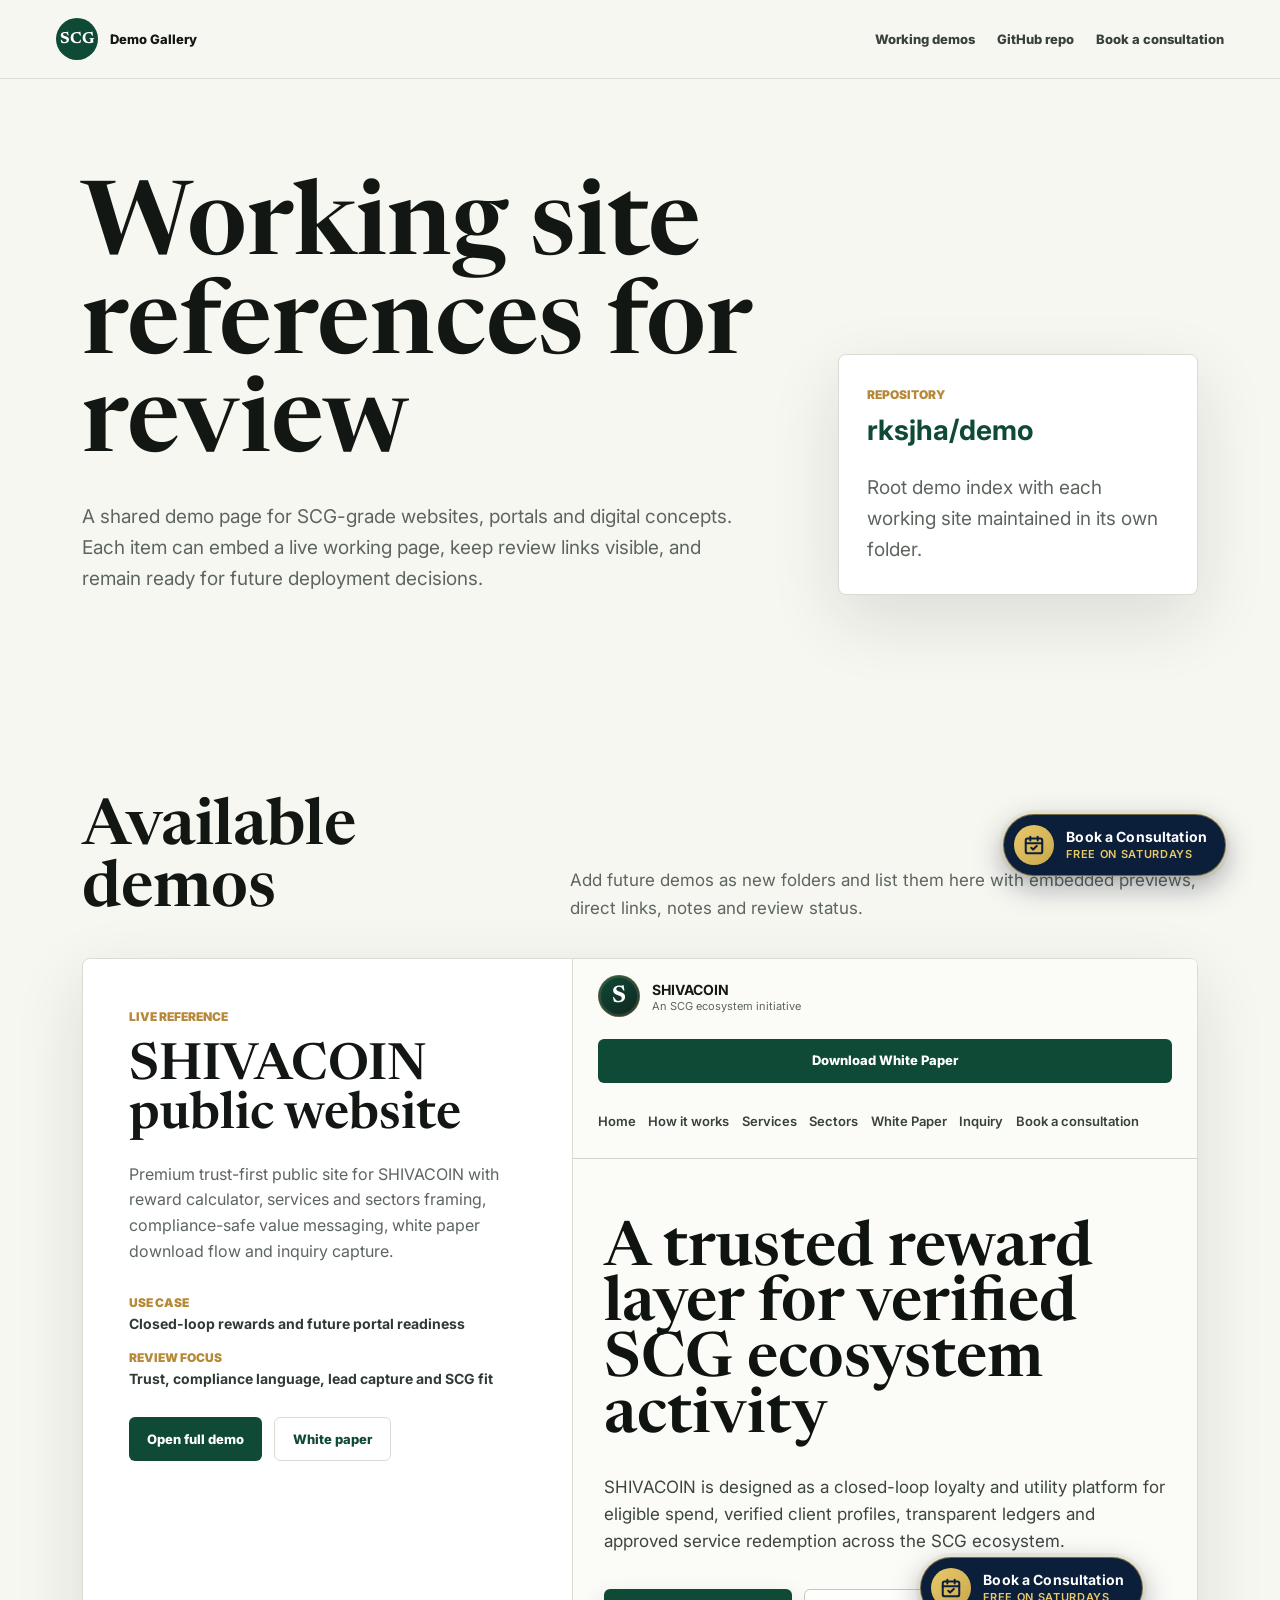
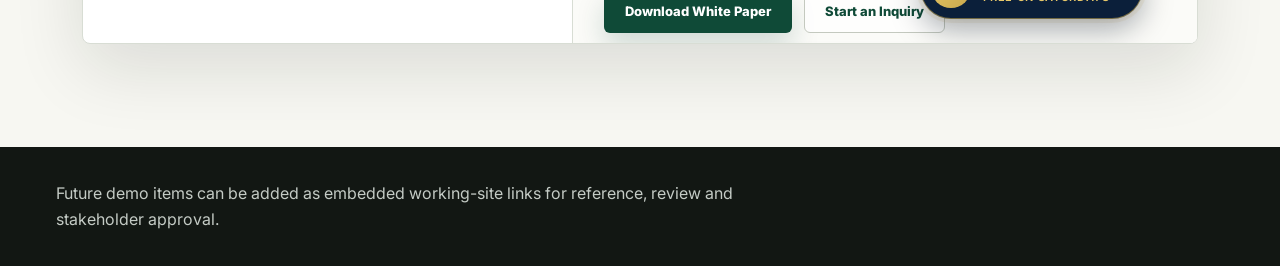
<file: index.html>
<!doctype html>
<html lang="en">
  <head>
    <meta charset="utf-8" />
    <meta name="viewport" content="width=device-width, initial-scale=1" />
    <meta
      name="description"
      content="SCG demo gallery for reviewing working website references and future digital portal concepts."
    />
    <title>SCG Demo Gallery</title>
    <link rel="preconnect" href="https://fonts.googleapis.com" />
    <link rel="preconnect" href="https://fonts.gstatic.com" crossorigin />
    <link
      href="https://fonts.googleapis.com/css2?family=Inter:wght@400;500;600;700;800&family=Newsreader:opsz,wght@6..72,500;6..72,600;6..72,700&display=swap"
      rel="stylesheet"
    />
    <link rel="stylesheet" href="./styles.css" />
  </head>
  <body>
    <header class="demo-header">
      <a class="demo-brand" href="./" aria-label="SCG demo gallery home">
        <span>SCG</span>
        <strong>Demo Gallery</strong>
      </a>
      <nav aria-label="Demo gallery navigation">
        <a href="#demos">Working demos</a>
        <a href="https://github.com/rksjha/demo">GitHub repo</a>
        <a href="https://shivacsg.com/book?utm_source=demo-gallery&utm_medium=nav&utm_campaign=book-consultation">Book a consultation</a>
      </nav>
    </header>

    <main>
      <section class="hero">
        <div>
          <h1>Working site references for review</h1>
          <p>
            A shared demo page for SCG-grade websites, portals and digital
            concepts. Each item can embed a live working page, keep review links
            visible, and remain ready for future deployment decisions.
          </p>
        </div>
        <aside class="summary-panel">
          <span>Repository</span>
          <strong>rksjha/demo</strong>
          <p>Root demo index with each working site maintained in its own folder.</p>
        </aside>
      </section>

      <section class="demo-section" id="demos">
        <div class="section-heading">
          <h2>Available demos</h2>
          <p>
            Add future demos as new folders and list them here with embedded
            previews, direct links, notes and review status.
          </p>
        </div>

        <article class="demo-card">
          <div class="demo-copy">
            <span class="status">Live reference</span>
            <h3>SHIVACOIN public website</h3>
            <p>
              Premium trust-first public site for SHIVACOIN with reward
              calculator, services and sectors framing, compliance-safe value
              messaging, white paper download flow and inquiry capture.
            </p>
            <dl>
              <div>
                <dt>Use case</dt>
                <dd>Closed-loop rewards and future portal readiness</dd>
              </div>
              <div>
                <dt>Review focus</dt>
                <dd>Trust, compliance language, lead capture and SCG fit</dd>
              </div>
            </dl>
            <div class="actions">
              <a class="button primary" href="./shivacoin/index.html">Open full demo</a>
              <a class="button secondary" href="./shivacoin/docs/SHIVACOIN_White_Paper.md">
                White paper
              </a>
            </div>
          </div>
          <div class="demo-frame-wrap">
            <iframe
              title="Embedded SHIVACOIN public website demo"
              src="./shivacoin/index.html"
              loading="lazy"
            ></iframe>
          </div>
        </article>
      </section>
    </main>

    <footer class="demo-footer">
      <p>
        Future demo items can be added as embedded working-site links for
        reference, review and stakeholder approval.
      </p>
    </footer>
    <script src="./scg-book-cta.js" defer data-source="demo-gallery"></script>
  </body>
</html>
</file>
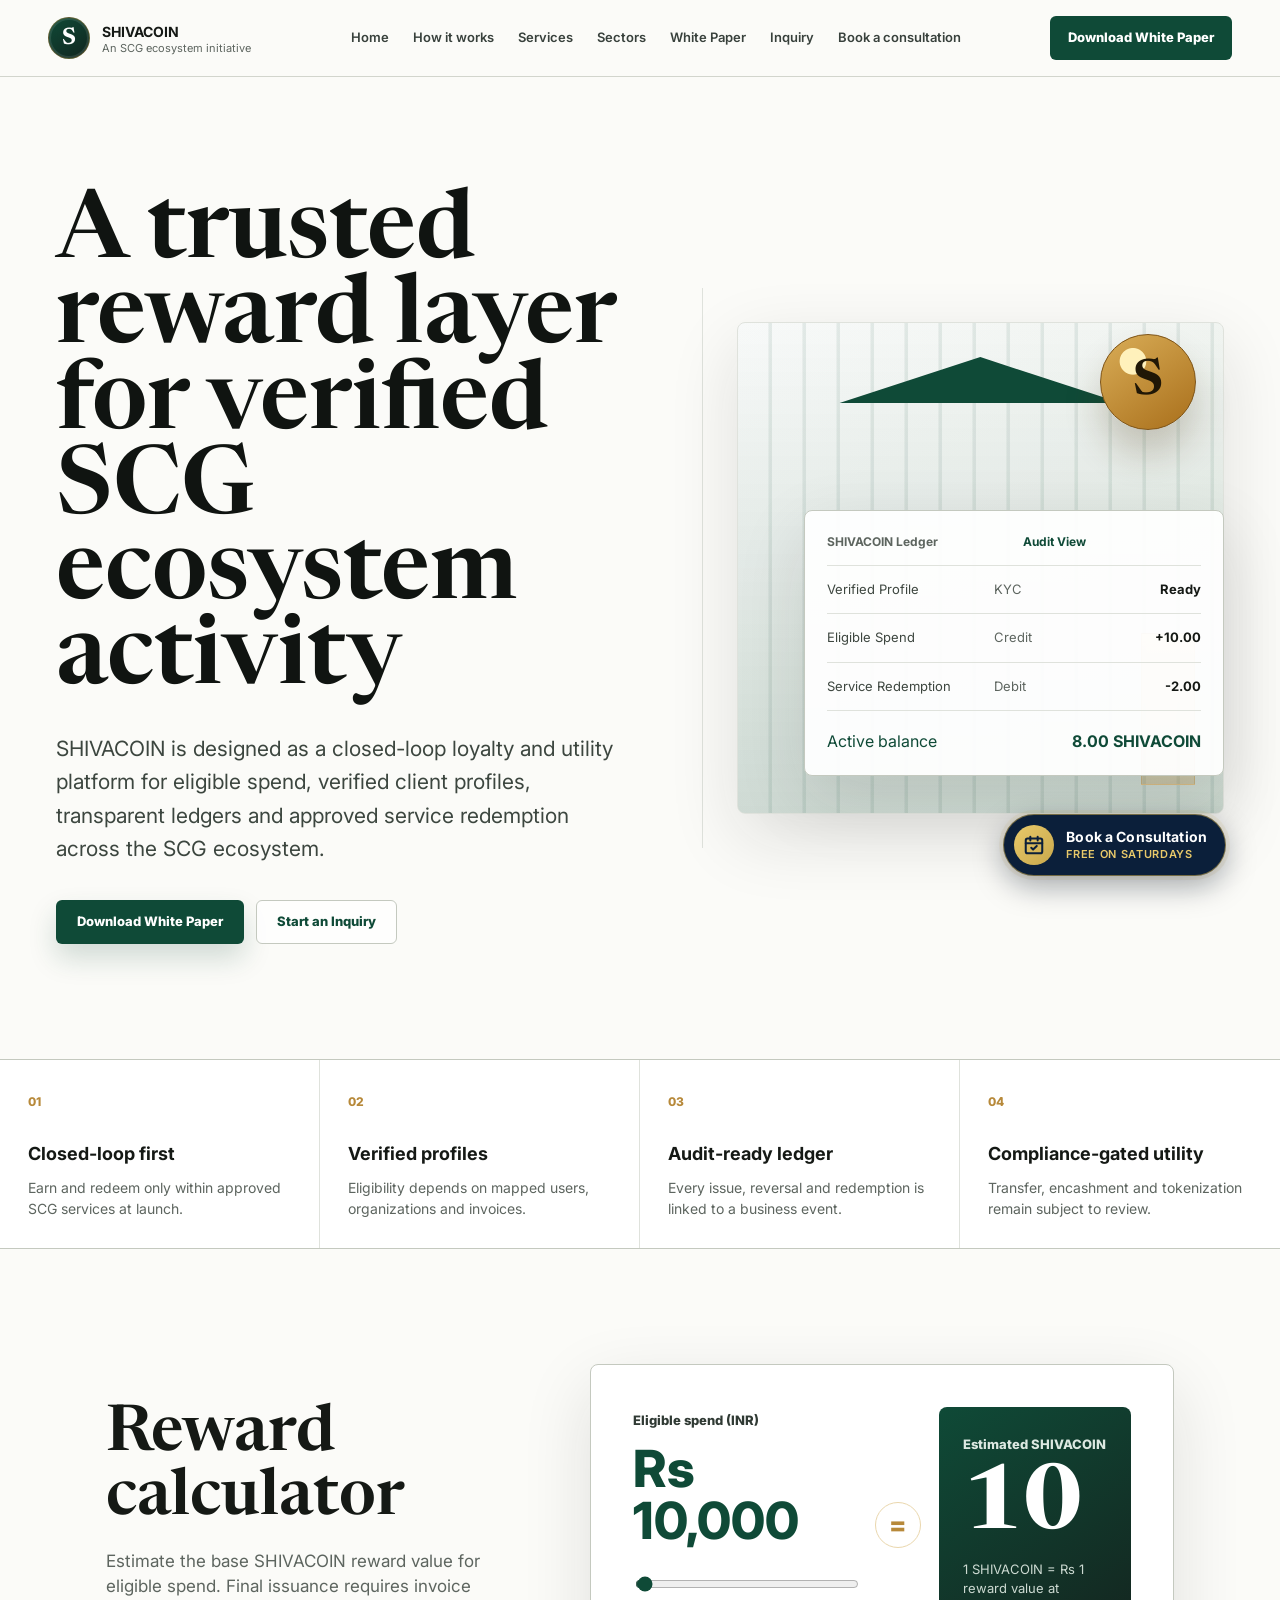
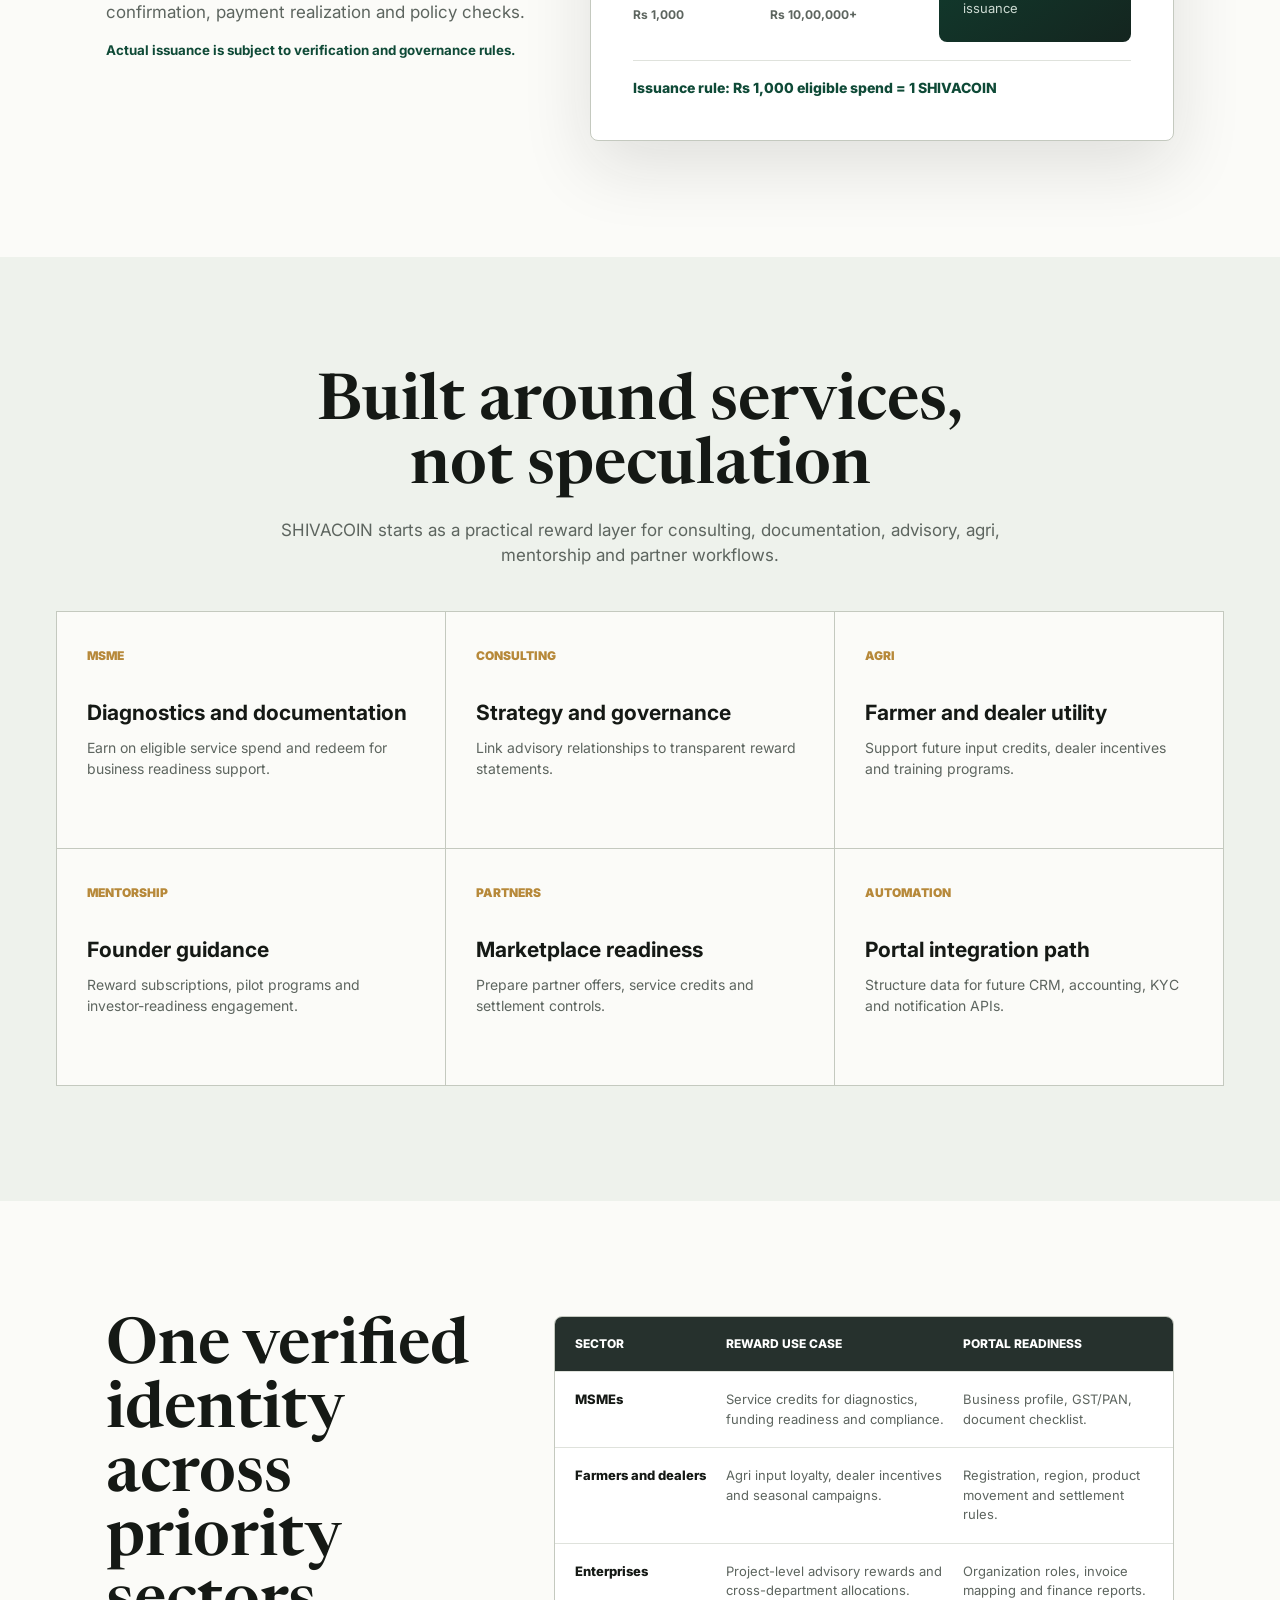
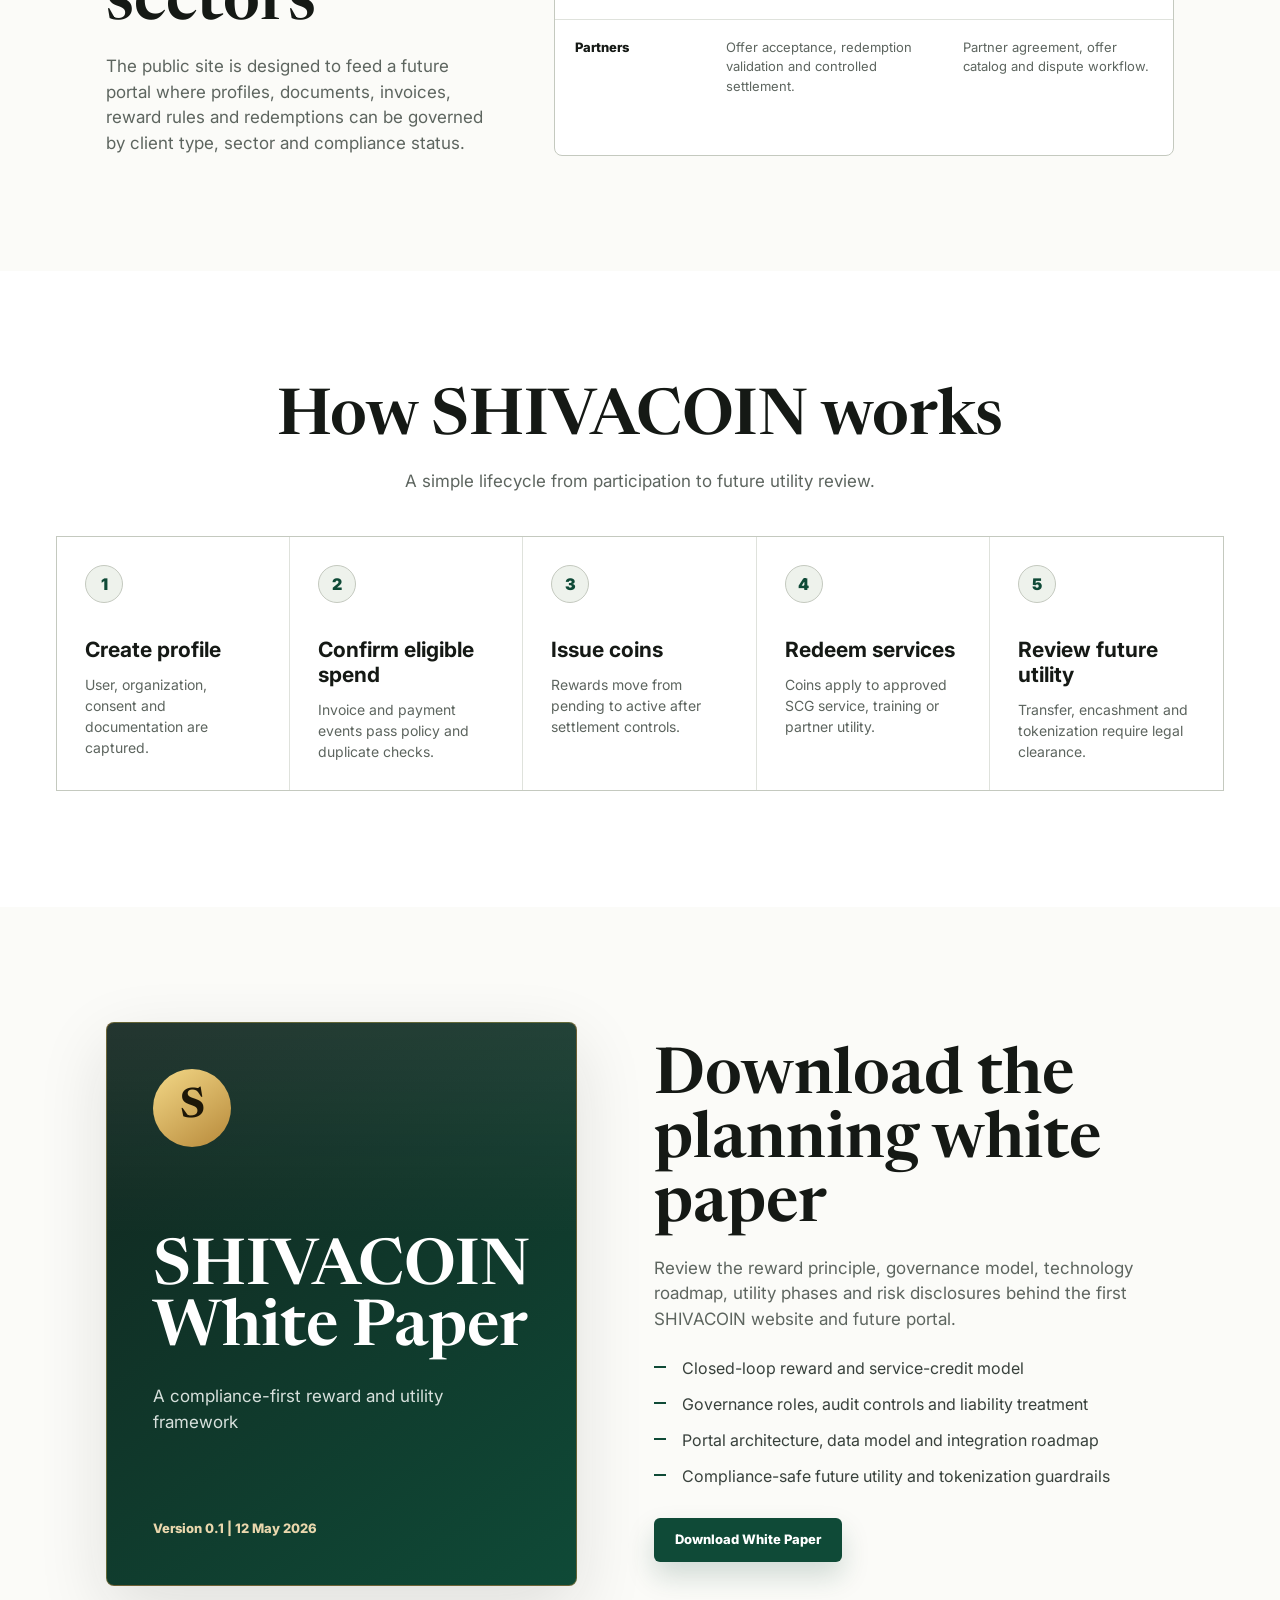
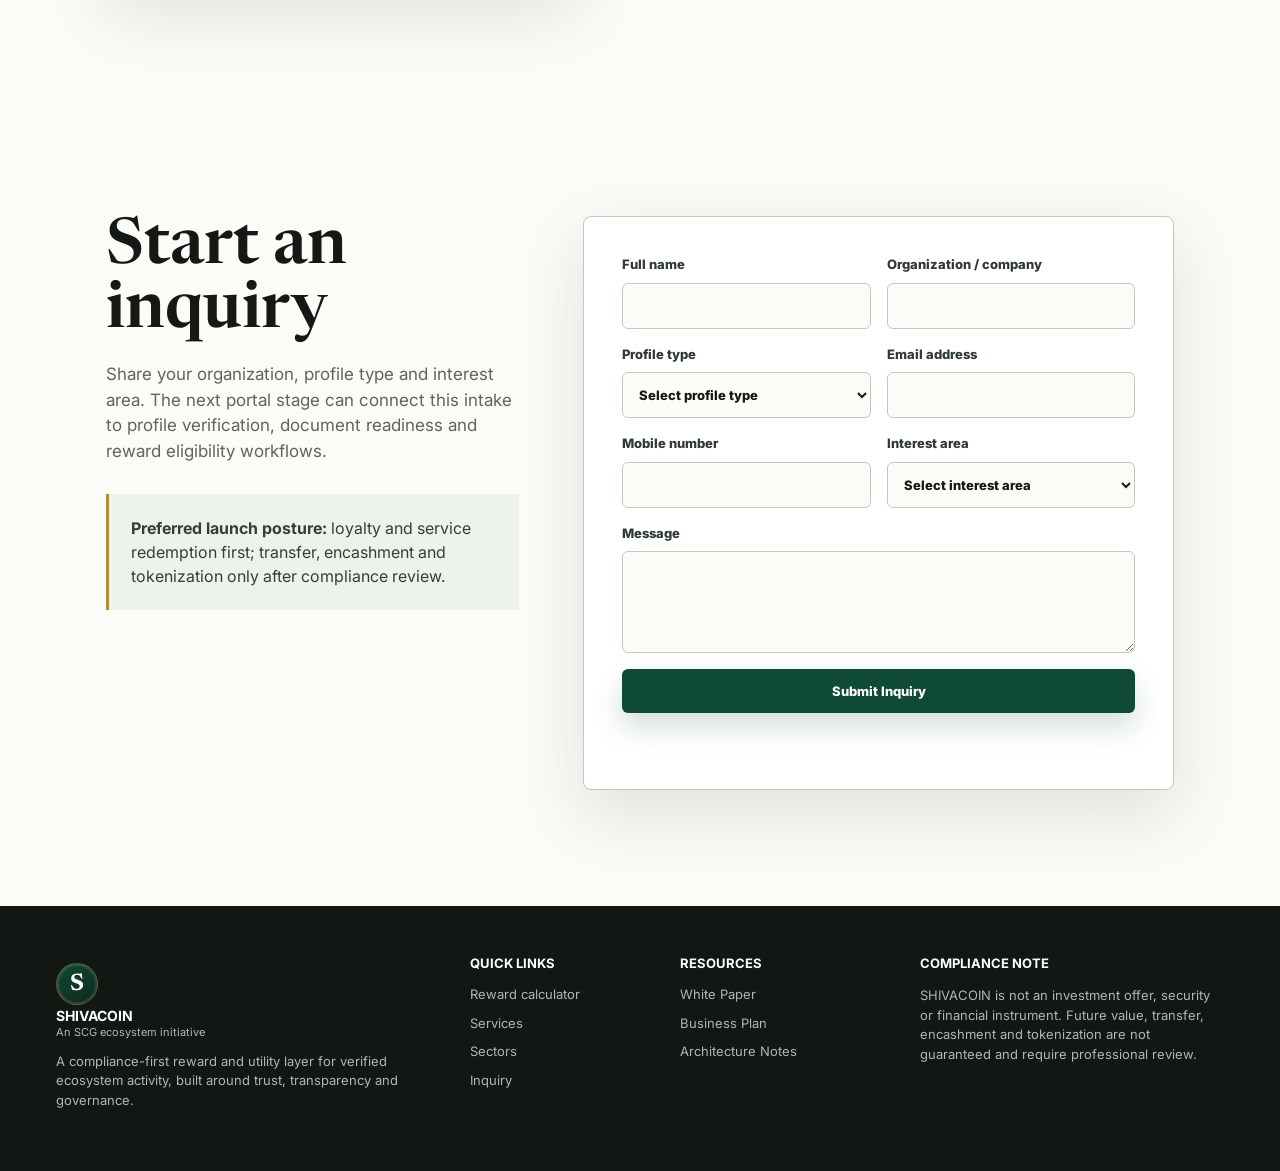
<file: shivacoin/index.html>
<!doctype html>
<html lang="en">
  <head>
    <meta charset="utf-8" />
    <meta name="viewport" content="width=device-width, initial-scale=1" />
    <meta
      name="description"
      content="SHIVACOIN is a compliance-first reward and utility layer for verified SCG ecosystem activity."
    />
    <title>SHIVACOIN | SCG Ecosystem Rewards</title>
    <link rel="preconnect" href="https://fonts.googleapis.com" />
    <link rel="preconnect" href="https://fonts.gstatic.com" crossorigin />
    <link
      href="https://fonts.googleapis.com/css2?family=Inter:wght@400;500;600;700;800&family=Newsreader:opsz,wght@6..72,500;6..72,600;6..72,700&display=swap"
      rel="stylesheet"
    />
    <link rel="stylesheet" href="./styles.css" />
  </head>
  <body>
    <header class="site-header">
      <a class="brand" href="#home" aria-label="SHIVACOIN home">
        <span class="brand-mark">S</span>
        <span>
          <strong>SHIVACOIN</strong>
          <small>An SCG ecosystem initiative</small>
        </span>
      </a>
      <nav class="nav-links" aria-label="Primary navigation">
        <a href="#home">Home</a>
        <a href="#how">How it works</a>
        <a href="#services">Services</a>
        <a href="#sectors">Sectors</a>
        <a href="#white-paper">White Paper</a>
        <a href="#inquiry">Inquiry</a>
        <a href="https://shivacsg.com/book?utm_source=shivacoin-demo&utm_medium=nav&utm_campaign=book-consultation">Book a consultation</a>
      </nav>
      <a class="header-cta" href="./docs/SHIVACOIN_White_Paper.md" download>
        Download White Paper
      </a>
    </header>

    <main id="home">
      <section class="hero section-pad">
        <div class="hero-copy">
          <h1>A trusted reward layer for verified SCG ecosystem activity</h1>
          <p>
            SHIVACOIN is designed as a closed-loop loyalty and utility platform
            for eligible spend, verified client profiles, transparent ledgers
            and approved service redemption across the SCG ecosystem.
          </p>
          <div class="hero-actions">
            <a class="button primary" href="./docs/SHIVACOIN_White_Paper.md" download>
              Download White Paper
            </a>
            <a class="button secondary" href="#inquiry">Start an Inquiry</a>
          </div>
        </div>
        <div class="hero-visual" aria-label="SHIVACOIN ledger preview">
          <div class="institution"></div>
          <div class="ledger-card">
            <div class="ledger-heading">
              <span>SHIVACOIN Ledger</span>
              <strong>Audit View</strong>
            </div>
            <div class="ledger-row">
              <span>Verified Profile</span>
              <span>KYC</span>
              <strong>Ready</strong>
            </div>
            <div class="ledger-row">
              <span>Eligible Spend</span>
              <span>Credit</span>
              <strong>+10.00</strong>
            </div>
            <div class="ledger-row">
              <span>Service Redemption</span>
              <span>Debit</span>
              <strong>-2.00</strong>
            </div>
            <div class="ledger-total">
              <span>Active balance</span>
              <strong>8.00 SHIVACOIN</strong>
            </div>
          </div>
          <div class="coin" aria-hidden="true">S</div>
        </div>
      </section>

      <section class="trust-strip" aria-label="Trust principles">
        <article>
          <span class="trust-icon">01</span>
          <h2>Closed-loop first</h2>
          <p>Earn and redeem only within approved SCG services at launch.</p>
        </article>
        <article>
          <span class="trust-icon">02</span>
          <h2>Verified profiles</h2>
          <p>Eligibility depends on mapped users, organizations and invoices.</p>
        </article>
        <article>
          <span class="trust-icon">03</span>
          <h2>Audit-ready ledger</h2>
          <p>Every issue, reversal and redemption is linked to a business event.</p>
        </article>
        <article>
          <span class="trust-icon">04</span>
          <h2>Compliance-gated utility</h2>
          <p>Transfer, encashment and tokenization remain subject to review.</p>
        </article>
      </section>

      <section class="calculator section-pad" id="calculator">
        <div class="section-intro align-left">
          <h2>Reward calculator</h2>
          <p>
            Estimate the base SHIVACOIN reward value for eligible spend. Final
            issuance requires invoice confirmation, payment realization and
            policy checks.
          </p>
          <small>Actual issuance is subject to verification and governance rules.</small>
        </div>
        <div class="calculator-panel">
          <div class="calc-input">
            <label for="spendRange">Eligible spend (INR)</label>
            <div class="amount" id="spendDisplay">Rs 10,000</div>
            <input
              id="spendRange"
              type="range"
              min="1000"
              max="1000000"
              step="1000"
              value="10000"
            />
            <div class="range-labels">
              <span>Rs 1,000</span>
              <span>Rs 10,00,000+</span>
            </div>
          </div>
          <div class="calc-equals" aria-hidden="true">=</div>
          <div class="calc-output">
            <span>Estimated SHIVACOIN</span>
            <strong id="coinOutput">10</strong>
            <em>1 SHIVACOIN = Rs 1 reward value at issuance</em>
          </div>
          <div class="rule-note">
            Issuance rule: Rs 1,000 eligible spend = 1 SHIVACOIN
          </div>
        </div>
      </section>

      <section class="audience section-pad" id="services">
        <div class="section-intro">
          <h2>Built around services, not speculation</h2>
          <p>
            SHIVACOIN starts as a practical reward layer for consulting,
            documentation, advisory, agri, mentorship and partner workflows.
          </p>
        </div>
        <div class="service-grid">
          <article>
            <span>MSME</span>
            <h3>Diagnostics and documentation</h3>
            <p>Earn on eligible service spend and redeem for business readiness support.</p>
          </article>
          <article>
            <span>Consulting</span>
            <h3>Strategy and governance</h3>
            <p>Link advisory relationships to transparent reward statements.</p>
          </article>
          <article>
            <span>Agri</span>
            <h3>Farmer and dealer utility</h3>
            <p>Support future input credits, dealer incentives and training programs.</p>
          </article>
          <article>
            <span>Mentorship</span>
            <h3>Founder guidance</h3>
            <p>Reward subscriptions, pilot programs and investor-readiness engagement.</p>
          </article>
          <article>
            <span>Partners</span>
            <h3>Marketplace readiness</h3>
            <p>Prepare partner offers, service credits and settlement controls.</p>
          </article>
          <article>
            <span>Automation</span>
            <h3>Portal integration path</h3>
            <p>Structure data for future CRM, accounting, KYC and notification APIs.</p>
          </article>
        </div>
      </section>

      <section class="sectors section-pad" id="sectors">
        <div class="sector-copy">
          <h2>One verified identity across priority sectors</h2>
          <p>
            The public site is designed to feed a future portal where profiles,
            documents, invoices, reward rules and redemptions can be governed by
            client type, sector and compliance status.
          </p>
        </div>
        <div class="sector-table" role="table" aria-label="SHIVACOIN sector use cases">
          <div class="sector-row header" role="row">
            <span role="columnheader">Sector</span>
            <span role="columnheader">Reward use case</span>
            <span role="columnheader">Portal readiness</span>
          </div>
          <div class="sector-row" role="row">
            <span>MSMEs</span>
            <span>Service credits for diagnostics, funding readiness and compliance.</span>
            <span>Business profile, GST/PAN, document checklist.</span>
          </div>
          <div class="sector-row" role="row">
            <span>Farmers and dealers</span>
            <span>Agri input loyalty, dealer incentives and seasonal campaigns.</span>
            <span>Registration, region, product movement and settlement rules.</span>
          </div>
          <div class="sector-row" role="row">
            <span>Enterprises</span>
            <span>Project-level advisory rewards and cross-department allocations.</span>
            <span>Organization roles, invoice mapping and finance reports.</span>
          </div>
          <div class="sector-row" role="row">
            <span>Partners</span>
            <span>Offer acceptance, redemption validation and controlled settlement.</span>
            <span>Partner agreement, offer catalog and dispute workflow.</span>
          </div>
        </div>
      </section>

      <section class="workflow section-pad" id="how">
        <div class="section-intro">
          <h2>How SHIVACOIN works</h2>
          <p>A simple lifecycle from participation to future utility review.</p>
        </div>
        <ol class="timeline">
          <li>
            <span>1</span>
            <h3>Create profile</h3>
            <p>User, organization, consent and documentation are captured.</p>
          </li>
          <li>
            <span>2</span>
            <h3>Confirm eligible spend</h3>
            <p>Invoice and payment events pass policy and duplicate checks.</p>
          </li>
          <li>
            <span>3</span>
            <h3>Issue coins</h3>
            <p>Rewards move from pending to active after settlement controls.</p>
          </li>
          <li>
            <span>4</span>
            <h3>Redeem services</h3>
            <p>Coins apply to approved SCG service, training or partner utility.</p>
          </li>
          <li>
            <span>5</span>
            <h3>Review future utility</h3>
            <p>Transfer, encashment and tokenization require legal clearance.</p>
          </li>
        </ol>
      </section>

      <section class="white-paper section-pad" id="white-paper">
        <div class="paper-preview" aria-hidden="true">
          <div class="paper-mark">S</div>
          <h2>SHIVACOIN<br />White Paper</h2>
          <p>A compliance-first reward and utility framework</p>
          <span>Version 0.1 | 12 May 2026</span>
        </div>
        <div class="paper-copy">
          <h2>Download the planning white paper</h2>
          <p>
            Review the reward principle, governance model, technology roadmap,
            utility phases and risk disclosures behind the first SHIVACOIN
            website and future portal.
          </p>
          <ul>
            <li>Closed-loop reward and service-credit model</li>
            <li>Governance roles, audit controls and liability treatment</li>
            <li>Portal architecture, data model and integration roadmap</li>
            <li>Compliance-safe future utility and tokenization guardrails</li>
          </ul>
          <a class="button primary" href="./docs/SHIVACOIN_White_Paper.md" download>
            Download White Paper
          </a>
        </div>
      </section>

      <section class="inquiry section-pad" id="inquiry">
        <div class="inquiry-copy">
          <h2>Start an inquiry</h2>
          <p>
            Share your organization, profile type and interest area. The next
            portal stage can connect this intake to profile verification,
            document readiness and reward eligibility workflows.
          </p>
          <div class="contact-note">
            <strong>Preferred launch posture:</strong>
            loyalty and service redemption first; transfer, encashment and
            tokenization only after compliance review.
          </div>
        </div>
        <form class="inquiry-form" id="inquiryForm">
          <label>
            Full name
            <input name="name" autocomplete="name" required />
          </label>
          <label>
            Organization / company
            <input name="organization" autocomplete="organization" required />
          </label>
          <label>
            Profile type
            <select name="profileType" required>
              <option value="">Select profile type</option>
              <option>MSME client</option>
              <option>Enterprise client</option>
              <option>Farmer</option>
              <option>Dealer / distributor</option>
              <option>Startup / founder</option>
              <option>Partner merchant</option>
            </select>
          </label>
          <label>
            Email address
            <input name="email" type="email" autocomplete="email" required />
          </label>
          <label>
            Mobile number
            <input name="mobile" autocomplete="tel" />
          </label>
          <label>
            Interest area
            <select name="interest" required>
              <option value="">Select interest area</option>
              <option>Earn rewards on SCG services</option>
              <option>Redeem for advisory or documentation</option>
              <option>Partner onboarding</option>
              <option>Dealer or farmer program</option>
              <option>Future portal integration</option>
            </select>
          </label>
          <label class="wide">
            Message
            <textarea name="message" rows="4"></textarea>
          </label>
          <button class="button primary" type="submit">Submit Inquiry</button>
          <p class="form-status" id="formStatus" role="status"></p>
        </form>
      </section>
    </main>

    <footer class="site-footer">
      <div>
        <a class="brand footer-brand" href="#home" aria-label="SHIVACOIN home">
          <span class="brand-mark">S</span>
          <span>
            <strong>SHIVACOIN</strong>
            <small>An SCG ecosystem initiative</small>
          </span>
        </a>
        <p>
          A compliance-first reward and utility layer for verified ecosystem
          activity, built around trust, transparency and governance.
        </p>
      </div>
      <div>
        <h2>Quick links</h2>
        <a href="#calculator">Reward calculator</a>
        <a href="#services">Services</a>
        <a href="#sectors">Sectors</a>
        <a href="#inquiry">Inquiry</a>
      </div>
      <div>
        <h2>Resources</h2>
        <a href="./docs/SHIVACOIN_White_Paper.md" download>White Paper</a>
        <a href="./docs/SHIVACOIN_Business_Plan.md" download>Business Plan</a>
        <a href="./docs/SHIVACOIN_System_Architecture_and_DFD.md" download>
          Architecture Notes
        </a>
      </div>
      <div>
        <h2>Compliance note</h2>
        <p>
          SHIVACOIN is not an investment offer, security or financial
          instrument. Future value, transfer, encashment and tokenization are
          not guaranteed and require professional review.
        </p>
      </div>
    </footer>

    <script src="./app.js"></script>
    <script src="../scg-book-cta.js" defer data-source="shivacoin-demo"></script>
  </body>
</html>
</file>
<file: styles.css>
:root {
  --bg: #f7f7f2;
  --paper: #ffffff;
  --ink: #121713;
  --muted: #5d655f;
  --line: #d8ddd4;
  --emerald: #0f4a37;
  --gold: #b7893a;
  --shadow: 0 24px 70px rgba(18, 23, 19, 0.12);
  --radius: 8px;
}

* {
  box-sizing: border-box;
}

body {
  margin: 0;
  color: var(--ink);
  background: var(--bg);
  font-family: Inter, system-ui, -apple-system, BlinkMacSystemFont, "Segoe UI", sans-serif;
}

a {
  color: inherit;
  text-decoration: none;
}

.demo-header {
  position: sticky;
  top: 0;
  z-index: 10;
  display: flex;
  align-items: center;
  justify-content: space-between;
  gap: 24px;
  padding: 18px clamp(18px, 5vw, 56px);
  background: rgba(247, 247, 242, 0.92);
  border-bottom: 1px solid var(--line);
  backdrop-filter: blur(18px);
}

.demo-brand {
  display: inline-flex;
  align-items: center;
  gap: 12px;
}

.demo-brand span {
  display: grid;
  width: 42px;
  height: 42px;
  place-items: center;
  color: #fff;
  background: var(--emerald);
  border-radius: 50%;
  font-family: Newsreader, Georgia, serif;
  font-weight: 700;
}

.demo-brand strong,
.demo-header nav a,
.button {
  font-size: 13px;
  font-weight: 800;
}

.demo-header nav {
  display: flex;
  gap: 22px;
  color: #38413c;
}

.hero,
.demo-section {
  max-width: 1180px;
  margin: 0 auto;
  padding: clamp(58px, 8vw, 104px) clamp(18px, 4vw, 32px);
}

.hero {
  display: grid;
  grid-template-columns: minmax(0, 1fr) 360px;
  gap: clamp(28px, 5vw, 72px);
  align-items: end;
  min-height: 540px;
}

h1,
h2,
h3 {
  margin: 0;
  font-family: Newsreader, Georgia, serif;
  font-weight: 600;
  line-height: 0.96;
}

h1 {
  max-width: 800px;
  font-size: clamp(56px, 8vw, 108px);
}

h2 {
  font-size: clamp(38px, 5vw, 64px);
}

h3 {
  font-size: clamp(34px, 4vw, 54px);
}

p {
  color: var(--muted);
  line-height: 1.62;
}

.hero p {
  max-width: 680px;
  margin: 26px 0 0;
  font-size: 19px;
}

.summary-panel,
.demo-card {
  background: var(--paper);
  border: 1px solid var(--line);
  border-radius: var(--radius);
  box-shadow: var(--shadow);
}

.summary-panel {
  padding: 28px;
}

.summary-panel span,
.status,
dt {
  color: var(--gold);
  font-size: 12px;
  font-weight: 900;
  text-transform: uppercase;
}

.summary-panel strong {
  display: block;
  margin-top: 10px;
  color: var(--emerald);
  font-size: 28px;
}

.section-heading {
  display: grid;
  grid-template-columns: 0.72fr 1fr;
  gap: 36px;
  align-items: end;
  margin-bottom: 36px;
}

.section-heading p {
  margin: 0;
  font-size: 17px;
}

.demo-card {
  display: grid;
  grid-template-columns: 0.44fr 0.56fr;
  min-height: 680px;
  overflow: hidden;
}

.demo-copy {
  padding: clamp(28px, 4vw, 46px);
  border-right: 1px solid var(--line);
}

.demo-copy h3 {
  margin-top: 18px;
}

.demo-copy p {
  margin-top: 20px;
}

dl {
  display: grid;
  gap: 18px;
  margin: 30px 0;
}

dt,
dd {
  margin: 0;
}

dd {
  margin-top: 5px;
  color: #303a34;
  font-size: 14px;
  font-weight: 700;
}

.actions {
  display: flex;
  flex-wrap: wrap;
  gap: 12px;
}

.button {
  display: inline-flex;
  min-height: 44px;
  align-items: center;
  justify-content: center;
  padding: 0 18px;
  border-radius: 6px;
}

.button.primary {
  color: #fff;
  background: var(--emerald);
}

.button.secondary {
  color: var(--emerald);
  border: 1px solid var(--line);
}

.demo-frame-wrap {
  background: #e9eee8;
}

iframe {
  width: 100%;
  height: 100%;
  min-height: 680px;
  border: 0;
  background: #fff;
}

.demo-footer {
  padding: 34px clamp(18px, 5vw, 56px);
  color: #d9dfda;
  background: #121713;
}

.demo-footer p {
  max-width: 760px;
  margin: 0;
  color: #c4cbc5;
}

@media (max-width: 980px) {
  .hero,
  .section-heading,
  .demo-card {
    grid-template-columns: 1fr;
  }

  .hero {
    min-height: auto;
  }

  .demo-copy {
    border-right: 0;
    border-bottom: 1px solid var(--line);
  }
}

@media (max-width: 620px) {
  .demo-header {
    align-items: flex-start;
    flex-direction: column;
  }

  .demo-header nav {
    width: 100%;
    justify-content: space-between;
  }

  h1 {
    font-size: clamp(48px, 15vw, 68px);
  }

  iframe {
    min-height: 560px;
  }
}
</file>
<file: shivacoin/styles.css>
:root {
  --bg: #fbfbf8;
  --paper: #ffffff;
  --ink: #151915;
  --muted: #5d655f;
  --line: #dfe2dc;
  --line-strong: #c4c9bf;
  --emerald: #0f4a37;
  --emerald-2: #1d6a4b;
  --gold: #b7893a;
  --gold-soft: #ead7ad;
  --slate: #26312d;
  --shadow: 0 24px 70px rgba(21, 25, 21, 0.12);
  --radius: 8px;
  --max: 1180px;
}

* {
  box-sizing: border-box;
}

html {
  scroll-behavior: smooth;
}

body {
  margin: 0;
  color: var(--ink);
  background: var(--bg);
  font-family: Inter, system-ui, -apple-system, BlinkMacSystemFont, "Segoe UI", sans-serif;
  line-height: 1.5;
}

a {
  color: inherit;
  text-decoration: none;
}

button,
input,
select,
textarea {
  font: inherit;
}

.site-header {
  position: sticky;
  top: 0;
  z-index: 20;
  display: flex;
  align-items: center;
  justify-content: space-between;
  gap: 22px;
  padding: 16px clamp(20px, 4vw, 48px);
  background: rgba(251, 251, 248, 0.92);
  border-bottom: 1px solid rgba(196, 201, 191, 0.75);
  backdrop-filter: blur(20px);
}

.brand {
  display: inline-flex;
  align-items: center;
  gap: 12px;
  min-width: 214px;
}

.brand-mark {
  display: grid;
  width: 42px;
  height: 42px;
  place-items: center;
  color: #fff;
  background: linear-gradient(145deg, var(--emerald), #11251e);
  border: 1px solid rgba(183, 137, 58, 0.45);
  border-radius: 50%;
  box-shadow: inset 0 0 0 2px rgba(255, 255, 255, 0.1);
  font-family: Newsreader, Georgia, serif;
  font-size: 24px;
  font-weight: 700;
}

.brand strong {
  display: block;
  color: var(--ink);
  font-size: 14px;
  letter-spacing: 0;
}

.brand small {
  display: block;
  color: var(--muted);
  font-size: 11px;
  line-height: 1.2;
}

.nav-links {
  display: flex;
  align-items: center;
  justify-content: center;
  gap: clamp(12px, 2vw, 24px);
  color: #38413c;
  font-size: 13px;
  font-weight: 600;
}

.nav-links a {
  padding: 7px 0;
  border-bottom: 1px solid transparent;
}

.nav-links a:hover,
.nav-links a:focus-visible {
  color: var(--emerald);
  border-color: var(--gold);
}

.header-cta,
.button {
  display: inline-flex;
  min-height: 44px;
  align-items: center;
  justify-content: center;
  border-radius: 6px;
  font-size: 13px;
  font-weight: 800;
}

.header-cta {
  padding: 0 18px;
  color: #fff;
  background: var(--emerald);
}

.button {
  padding: 0 20px;
  border: 1px solid transparent;
  cursor: pointer;
}

.button.primary {
  color: #fff;
  background: var(--emerald);
  box-shadow: 0 14px 28px rgba(15, 74, 55, 0.18);
}

.button.secondary {
  color: var(--emerald);
  background: rgba(255, 255, 255, 0.78);
  border-color: var(--line-strong);
}

.button:hover,
.button:focus-visible,
.header-cta:hover,
.header-cta:focus-visible {
  transform: translateY(-1px);
}

.section-pad {
  padding: clamp(64px, 9vw, 118px) clamp(20px, 5vw, 56px);
}

.hero {
  display: grid;
  grid-template-columns: minmax(0, 0.98fr) minmax(380px, 0.9fr);
  gap: clamp(34px, 6vw, 86px);
  min-height: calc(100vh - 75px);
  max-width: 1280px;
  margin: 0 auto;
  align-items: center;
}

.hero-copy h1 {
  max-width: 780px;
  margin: 0;
  color: #101411;
  font-family: Newsreader, Georgia, serif;
  font-size: clamp(48px, 7.4vw, 96px);
  font-weight: 600;
  line-height: 0.9;
}

.hero-copy p {
  max-width: 670px;
  margin: 28px 0 0;
  color: #3c463f;
  font-size: clamp(17px, 1.7vw, 21px);
  line-height: 1.6;
}

.hero-actions {
  display: flex;
  flex-wrap: wrap;
  gap: 12px;
  margin-top: 34px;
}

.hero-visual {
  position: relative;
  min-height: 560px;
  border-left: 1px solid var(--line);
}

.institution {
  position: absolute;
  inset: 34px 0 34px 34px;
  background:
    linear-gradient(180deg, rgba(15, 74, 55, 0.03), rgba(15, 74, 55, 0.17)),
    repeating-linear-gradient(90deg, transparent 0 30px, rgba(15, 74, 55, 0.09) 31px 34px),
    linear-gradient(145deg, #fff, #eef2eb);
  border: 1px solid var(--line);
  border-radius: var(--radius);
  box-shadow: var(--shadow);
}

.institution::before {
  content: "";
  position: absolute;
  top: 34px;
  left: 50%;
  width: 58%;
  height: 46px;
  transform: translateX(-50%);
  background: var(--emerald);
  clip-path: polygon(50% 0, 100% 100%, 0 100%);
}

.institution::after {
  content: "";
  position: absolute;
  right: 28px;
  bottom: 28px;
  width: 52px;
  height: 150px;
  background: linear-gradient(180deg, var(--gold-soft), rgba(183, 137, 58, 0.28));
  border: 1px solid rgba(183, 137, 58, 0.35);
}

.ledger-card {
  position: absolute;
  right: 0;
  bottom: 72px;
  width: min(420px, 92%);
  padding: 22px;
  background: rgba(255, 255, 255, 0.94);
  border: 1px solid var(--line-strong);
  border-radius: var(--radius);
  box-shadow: var(--shadow);
}

.ledger-heading,
.ledger-row,
.ledger-total {
  display: grid;
  grid-template-columns: 1.2fr 0.7fr 0.8fr;
  align-items: center;
  gap: 10px;
}

.ledger-heading {
  padding-bottom: 14px;
  border-bottom: 1px solid var(--line);
  color: var(--muted);
  font-size: 12px;
  font-weight: 700;
}

.ledger-heading strong {
  color: var(--emerald);
  text-align: right;
}

.ledger-row {
  padding: 14px 0;
  border-bottom: 1px solid var(--line);
  color: #3d463f;
  font-size: 13px;
}

.ledger-row span:nth-child(2) {
  color: var(--muted);
}

.ledger-row strong {
  color: var(--ink);
  text-align: right;
}

.ledger-total {
  grid-template-columns: 1fr 1fr;
  padding-top: 18px;
  color: var(--emerald);
}

.ledger-total strong {
  text-align: right;
}

.coin {
  position: absolute;
  top: 46px;
  right: 28px;
  display: grid;
  width: 96px;
  height: 96px;
  place-items: center;
  color: #201706;
  background:
    radial-gradient(circle at 34% 28%, #fff1bb 0 14%, transparent 15%),
    linear-gradient(145deg, #d9ad57, #a96f1b);
  border: 1px solid #7d5317;
  border-radius: 50%;
  box-shadow: 0 24px 36px rgba(77, 57, 20, 0.24);
  font-family: Newsreader, Georgia, serif;
  font-size: 50px;
  font-weight: 700;
}

.trust-strip {
  display: grid;
  grid-template-columns: repeat(4, 1fr);
  border-top: 1px solid var(--line-strong);
  border-bottom: 1px solid var(--line-strong);
  background: var(--paper);
}

.trust-strip article {
  min-height: 188px;
  padding: 28px;
  border-right: 1px solid var(--line);
}

.trust-strip article:last-child {
  border-right: 0;
}

.trust-icon {
  color: var(--gold);
  font-size: 12px;
  font-weight: 800;
}

.trust-strip h2,
.trust-strip p {
  margin: 0;
}

.trust-strip h2 {
  margin-top: 28px;
  font-size: 18px;
}

.trust-strip p {
  margin-top: 10px;
  color: var(--muted);
  font-size: 14px;
}

.section-intro {
  max-width: 760px;
  margin: 0 auto 42px;
  text-align: center;
}

.section-intro.align-left {
  margin-left: 0;
  text-align: left;
}

.section-intro h2,
.sector-copy h2,
.paper-copy h2,
.inquiry-copy h2 {
  margin: 0;
  font-family: Newsreader, Georgia, serif;
  font-size: clamp(38px, 5vw, 64px);
  font-weight: 600;
  line-height: 1;
}

.section-intro p,
.sector-copy p,
.paper-copy p,
.inquiry-copy p {
  margin: 18px 0 0;
  color: var(--muted);
  font-size: 17px;
}

.section-intro small {
  display: block;
  margin-top: 16px;
  color: var(--emerald);
  font-weight: 700;
}

.calculator {
  display: grid;
  grid-template-columns: 0.72fr 1fr;
  gap: clamp(30px, 5vw, 72px);
  max-width: var(--max);
  margin: 0 auto;
  align-items: center;
}

.calculator-panel {
  display: grid;
  grid-template-columns: 1fr 46px 0.86fr;
  gap: 18px;
  padding: clamp(24px, 4vw, 42px);
  background: var(--paper);
  border: 1px solid var(--line-strong);
  border-radius: var(--radius);
  box-shadow: var(--shadow);
}

.calc-input label,
.calc-output span,
.inquiry-form label {
  color: #303a34;
  font-size: 13px;
  font-weight: 800;
}

.amount {
  margin-top: 12px;
  color: var(--emerald);
  font-size: clamp(32px, 4vw, 52px);
  font-weight: 800;
  line-height: 1;
}

input[type="range"] {
  width: 100%;
  margin-top: 30px;
  accent-color: var(--emerald);
}

.range-labels {
  display: flex;
  justify-content: space-between;
  margin-top: 8px;
  color: var(--muted);
  font-size: 12px;
  font-weight: 700;
}

.calc-equals {
  display: grid;
  width: 46px;
  height: 46px;
  place-items: center;
  align-self: center;
  color: var(--gold);
  border: 1px solid var(--gold-soft);
  border-radius: 50%;
  font-size: 26px;
  font-weight: 800;
}

.calc-output {
  padding: 24px;
  color: #fff;
  background: linear-gradient(145deg, var(--emerald), #14251f);
  border-radius: var(--radius);
}

.calc-output span {
  color: #dce8e1;
}

.calc-output strong {
  display: block;
  margin: 12px 0;
  font-family: Newsreader, Georgia, serif;
  font-size: clamp(62px, 7vw, 96px);
  line-height: 0.9;
}

.calc-output em {
  display: block;
  color: #cddad2;
  font-size: 13px;
  font-style: normal;
}

.rule-note {
  grid-column: 1 / -1;
  padding-top: 16px;
  color: var(--emerald);
  border-top: 1px solid var(--line);
  font-size: 14px;
  font-weight: 800;
}

.audience {
  background: #eef2ec;
}

.service-grid {
  display: grid;
  grid-template-columns: repeat(3, 1fr);
  gap: 1px;
  max-width: var(--max);
  margin: 0 auto;
  background: var(--line-strong);
  border: 1px solid var(--line-strong);
}

.service-grid article {
  min-height: 236px;
  padding: 30px;
  background: #fbfbf8;
}

.service-grid span {
  color: var(--gold);
  font-size: 12px;
  font-weight: 900;
  text-transform: uppercase;
}

.service-grid h3,
.timeline h3 {
  margin: 34px 0 0;
  font-size: 21px;
  line-height: 1.2;
}

.service-grid p,
.timeline p {
  margin: 12px 0 0;
  color: var(--muted);
  font-size: 14px;
}

.sectors {
  display: grid;
  grid-template-columns: 0.62fr 1fr;
  gap: clamp(32px, 5vw, 72px);
  max-width: var(--max);
  margin: 0 auto;
}

.sector-table {
  background: var(--paper);
  border: 1px solid var(--line-strong);
  border-radius: var(--radius);
  overflow: hidden;
}

.sector-row {
  display: grid;
  grid-template-columns: 0.7fr 1.15fr 1fr;
  gap: 18px;
  padding: 18px 20px;
  border-bottom: 1px solid var(--line);
  color: var(--muted);
  font-size: 13px;
}

.sector-row:last-child {
  border-bottom: 0;
}

.sector-row span:first-child {
  color: var(--ink);
  font-weight: 800;
}

.sector-row.header {
  color: #fff;
  background: var(--slate);
  font-size: 12px;
  font-weight: 800;
  text-transform: uppercase;
}

.sector-row.header span {
  color: #fff;
}

.workflow {
  background: var(--paper);
}

.timeline {
  display: grid;
  grid-template-columns: repeat(5, 1fr);
  gap: 0;
  max-width: var(--max);
  margin: 0 auto;
  padding: 0;
  list-style: none;
  border: 1px solid var(--line-strong);
}

.timeline li {
  min-height: 250px;
  padding: 28px;
  border-right: 1px solid var(--line);
}

.timeline li:last-child {
  border-right: 0;
}

.timeline span {
  display: grid;
  width: 38px;
  height: 38px;
  place-items: center;
  color: var(--emerald);
  background: #eef2ec;
  border: 1px solid var(--line-strong);
  border-radius: 50%;
  font-weight: 900;
}

.white-paper {
  display: grid;
  grid-template-columns: 0.72fr 1fr;
  gap: clamp(34px, 6vw, 84px);
  max-width: var(--max);
  margin: 0 auto;
  align-items: center;
}

.paper-preview {
  min-height: 520px;
  padding: 46px;
  color: #fff;
  background:
    linear-gradient(180deg, rgba(255, 255, 255, 0.08), transparent 38%),
    linear-gradient(145deg, #11251e, var(--emerald));
  border: 1px solid rgba(183, 137, 58, 0.5);
  border-radius: var(--radius);
  box-shadow: var(--shadow);
}

.paper-mark {
  display: grid;
  width: 78px;
  height: 78px;
  place-items: center;
  color: #1d1708;
  background: linear-gradient(145deg, #f3d887, var(--gold));
  border-radius: 50%;
  font-family: Newsreader, Georgia, serif;
  font-size: 42px;
  font-weight: 700;
}

.paper-preview h2 {
  margin: 92px 0 0;
  font-family: Newsreader, Georgia, serif;
  font-size: clamp(48px, 5vw, 72px);
  font-weight: 600;
  line-height: 0.95;
}

.paper-preview p {
  max-width: 330px;
  margin: 24px 0 0;
  color: #d7e0dc;
  font-size: 17px;
}

.paper-preview span {
  display: block;
  margin-top: 84px;
  color: var(--gold-soft);
  font-size: 13px;
  font-weight: 800;
}

.paper-copy ul {
  display: grid;
  gap: 12px;
  margin: 24px 0 30px;
  padding: 0;
  list-style: none;
}

.paper-copy li {
  padding-left: 28px;
  color: #38413c;
  background: linear-gradient(var(--emerald), var(--emerald)) left 10px / 12px 2px no-repeat;
}

.inquiry {
  display: grid;
  grid-template-columns: 0.7fr 1fr;
  gap: clamp(34px, 5vw, 72px);
  max-width: var(--max);
  margin: 0 auto;
}

.contact-note {
  margin-top: 30px;
  padding: 22px;
  color: #314038;
  background: #eef2ec;
  border-left: 3px solid var(--gold);
}

.inquiry-form {
  display: grid;
  grid-template-columns: 1fr 1fr;
  gap: 16px;
  padding: clamp(24px, 4vw, 38px);
  background: var(--paper);
  border: 1px solid var(--line-strong);
  border-radius: var(--radius);
  box-shadow: var(--shadow);
}

.inquiry-form label {
  display: grid;
  gap: 8px;
}

.inquiry-form .wide,
.inquiry-form button,
.form-status {
  grid-column: 1 / -1;
}

.inquiry-form input,
.inquiry-form select,
.inquiry-form textarea {
  width: 100%;
  min-height: 46px;
  padding: 11px 12px;
  color: var(--ink);
  background: #fbfbf8;
  border: 1px solid var(--line-strong);
  border-radius: 6px;
}

.inquiry-form textarea {
  resize: vertical;
}

.form-status {
  min-height: 22px;
  margin: 0;
  color: var(--emerald);
  font-size: 13px;
  font-weight: 800;
}

.site-footer {
  display: grid;
  grid-template-columns: 1.25fr 0.58fr 0.68fr 1fr;
  gap: 34px;
  padding: 48px clamp(20px, 5vw, 56px);
  color: #d8ded9;
  background: #121713;
}

.site-footer p,
.site-footer a {
  color: #aeb8b1;
  font-size: 13px;
}

.site-footer a {
  display: block;
  margin-top: 9px;
}

.site-footer h2 {
  margin: 0 0 12px;
  color: #fff;
  font-size: 13px;
  text-transform: uppercase;
}

.footer-brand strong {
  color: #fff;
}

.footer-brand small {
  color: #aeb8b1;
}

@media (max-width: 1060px) {
  .site-header {
    align-items: flex-start;
    flex-wrap: wrap;
  }

  .nav-links {
    order: 3;
    width: 100%;
    justify-content: flex-start;
    overflow-x: auto;
    padding-bottom: 2px;
  }

  .hero,
  .calculator,
  .sectors,
  .white-paper,
  .inquiry {
    grid-template-columns: 1fr;
  }

  .hero {
    min-height: auto;
  }

  .hero-visual {
    min-height: 480px;
  }

  .trust-strip,
  .service-grid {
    grid-template-columns: repeat(2, 1fr);
  }

  .timeline {
    grid-template-columns: 1fr;
  }

  .timeline li {
    min-height: 0;
    border-right: 0;
    border-bottom: 1px solid var(--line);
  }

  .timeline li:last-child {
    border-bottom: 0;
  }

  .site-footer {
    grid-template-columns: 1fr 1fr;
  }
}

@media (max-width: 720px) {
  .site-header {
    position: static;
  }

  .header-cta {
    width: 100%;
  }

  .hero-copy h1 {
    font-size: clamp(44px, 14vw, 62px);
  }

  .hero-visual {
    min-height: 390px;
    border-left: 0;
  }

  .institution {
    inset: 8px 0 28px;
  }

  .ledger-card {
    right: 10px;
    bottom: 24px;
  }

  .coin {
    top: 22px;
    right: 18px;
    width: 76px;
    height: 76px;
    font-size: 40px;
  }

  .trust-strip,
  .service-grid,
  .calculator-panel,
  .inquiry-form,
  .site-footer {
    grid-template-columns: 1fr;
  }

  .trust-strip article {
    border-right: 0;
    border-bottom: 1px solid var(--line);
  }

  .trust-strip article:last-child {
    border-bottom: 0;
  }

  .calc-equals {
    justify-self: center;
  }

  .sector-table {
    overflow: hidden;
  }

  .sector-row {
    display: grid;
    min-width: 0;
    grid-template-columns: 1fr;
    gap: 8px;
  }

  .sector-row.header {
    display: none;
  }

  .sector-row span::before {
    display: block;
    margin-bottom: 3px;
    color: var(--gold);
    font-size: 10px;
    font-weight: 900;
    text-transform: uppercase;
  }

  .sector-row span:nth-child(1)::before {
    content: "Sector";
  }

  .sector-row span:nth-child(2)::before {
    content: "Reward use case";
  }

  .sector-row span:nth-child(3)::before {
    content: "Portal readiness";
  }

  .paper-preview {
    min-height: 430px;
    padding: 32px;
  }
}
</file>
